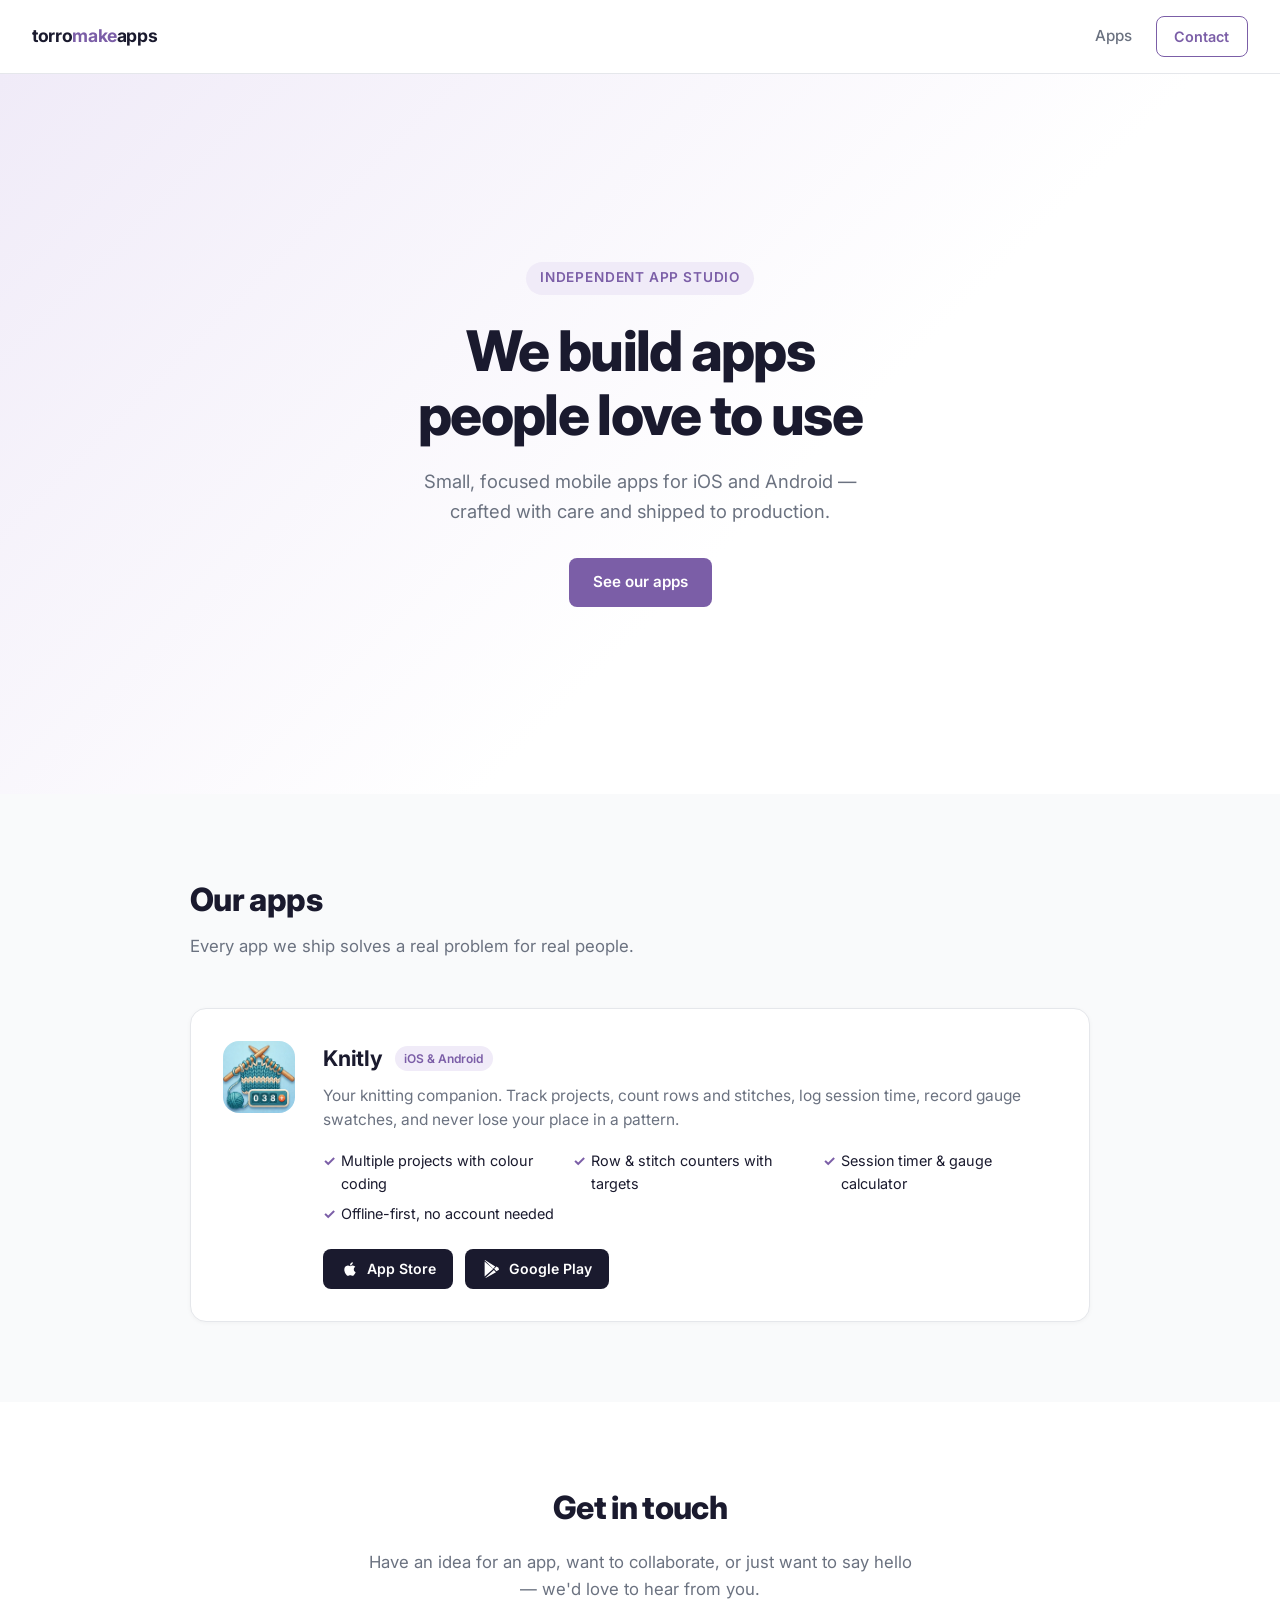
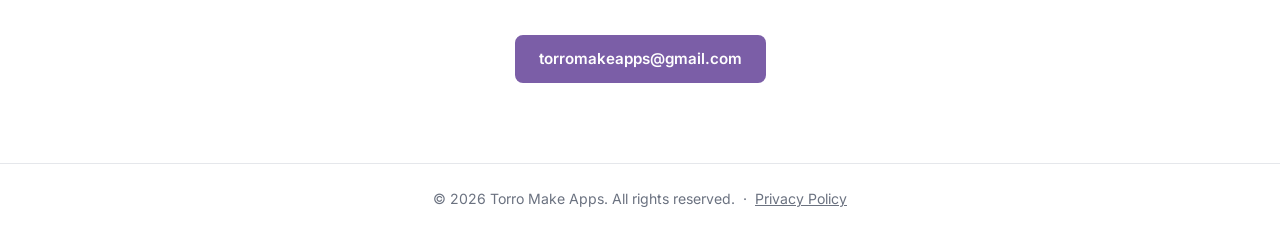
<file: index.html>
<!DOCTYPE html>
<html lang="en">
<head>
  <meta charset="UTF-8" />
  <meta name="viewport" content="width=device-width, initial-scale=1.0" />
  <title>Torro Make Apps</title>
  <meta name="description" content="We build focused, well-crafted mobile apps for iOS and Android." />
  <link rel="preconnect" href="https://fonts.googleapis.com" />
  <link rel="preconnect" href="https://fonts.gstatic.com" crossorigin />
  <link href="https://fonts.googleapis.com/css2?family=Inter:wght@400;500;600;700;800&display=swap" rel="stylesheet" />
  <link rel="stylesheet" href="style.css" />
</head>
<body>

  <!-- Nav -->
  <header class="nav">
    <a href="#" class="nav-logo">torro<span>make</span>apps</a>
    <nav>
      <a href="#apps">Apps</a>
      <a href="#contact" class="btn-outline">Contact</a>
    </nav>
  </header>

  <!-- Hero -->
  <section class="hero">
    <div class="hero-inner">
      <p class="hero-label">Independent app studio</p>
      <h1>We build apps<br />people love to use</h1>
      <p class="hero-sub">Small, focused mobile apps for iOS and Android — crafted with care and shipped to production.</p>
      <a href="#apps" class="btn-primary">See our apps</a>
    </div>
  </section>

  <!-- Apps -->
  <section id="apps" class="apps">
    <div class="container">
      <h2>Our apps</h2>
      <p class="section-sub">Every app we ship solves a real problem for real people.</p>

      <div class="app-grid">
        <div class="app-card">
          <div class="app-icon">
            <img src="knitly-icon.png" alt="Knitly app icon" />
          </div>
          <div class="app-info">
            <div class="app-header">
              <h3>Knitly</h3>
              <span class="badge">iOS &amp; Android</span>
            </div>
            <p>Your knitting companion. Track projects, count rows and stitches, log session time, record gauge swatches, and never lose your place in a pattern.</p>
            <ul class="feature-list">
              <li>Multiple projects with colour coding</li>
              <li>Row &amp; stitch counters with targets</li>
              <li>Session timer &amp; gauge calculator</li>
              <li>Offline-first, no account needed</li>
            </ul>
            <div class="app-links">
              <a href="#" class="store-btn">
                <svg xmlns="http://www.w3.org/2000/svg" viewBox="0 0 24 24" fill="currentColor" width="18" height="18"><path d="M17.05 20.28c-.98.95-2.05.8-3.08.35-1.09-.46-2.09-.48-3.24 0-1.44.62-2.2.44-3.06-.35C2.79 15.25 3.51 7.7 9.05 7.4c1.35.07 2.29.74 3.08.8 1.18-.24 2.31-.93 3.57-.84 1.51.12 2.65.72 3.4 1.8-3.12 1.87-2.38 5.98.48 7.13-.57 1.39-1.32 2.76-2.53 3.99zM12.03 7.25c-.15-2.23 1.66-4.07 3.74-4.25.29 2.58-2.34 4.5-3.74 4.25z"/></svg>
                App Store
              </a>
              <a href="#" class="store-btn">
                <svg xmlns="http://www.w3.org/2000/svg" viewBox="0 0 24 24" fill="currentColor" width="18" height="18"><path d="M3.18 23.76c.3.17.64.19.96.07l13.2-7.62-2.82-2.82-11.34 10.37zM20.7 10.2L17.94 8.6l-3.12 3.12 3.12 3.12 2.79-1.61c.8-.46.8-1.57-.03-2.03zM3.14.24C2.82.08 2.46.12 2.18.32L13.5 11.64 16.32 8.82 3.14.24zM2.18 1.96v20.08l11.34-10.04L2.18 1.96z"/></svg>
                Google Play
              </a>
            </div>
          </div>
        </div>
      </div>
    </div>
  </section>

  <!-- Contact -->
  <section id="contact" class="contact">
    <div class="container contact-inner">
      <h2>Get in touch</h2>
      <p>Have an idea for an app, want to collaborate, or just want to say hello — we'd love to hear from you.</p>
      <a href="mailto:torromakeapps@gmail.com" class="btn-primary">torromakeapps@gmail.com</a>
    </div>
  </section>

  <!-- Footer -->
  <footer class="footer">
    <p>&copy; <span id="year"></span> Torro Make Apps. All rights reserved. &nbsp;·&nbsp; <a href="privacy.html">Privacy Policy</a></p>
  </footer>

  <script>
    document.getElementById('year').textContent = new Date().getFullYear();

    // Smooth scroll for anchor links
    document.querySelectorAll('a[href^="#"]').forEach(a => {
      a.addEventListener('click', e => {
        const target = document.querySelector(a.getAttribute('href'));
        if (target) {
          e.preventDefault();
          target.scrollIntoView({ behavior: 'smooth' });
        }
      });
    });
  </script>
</body>
</html>
</file>
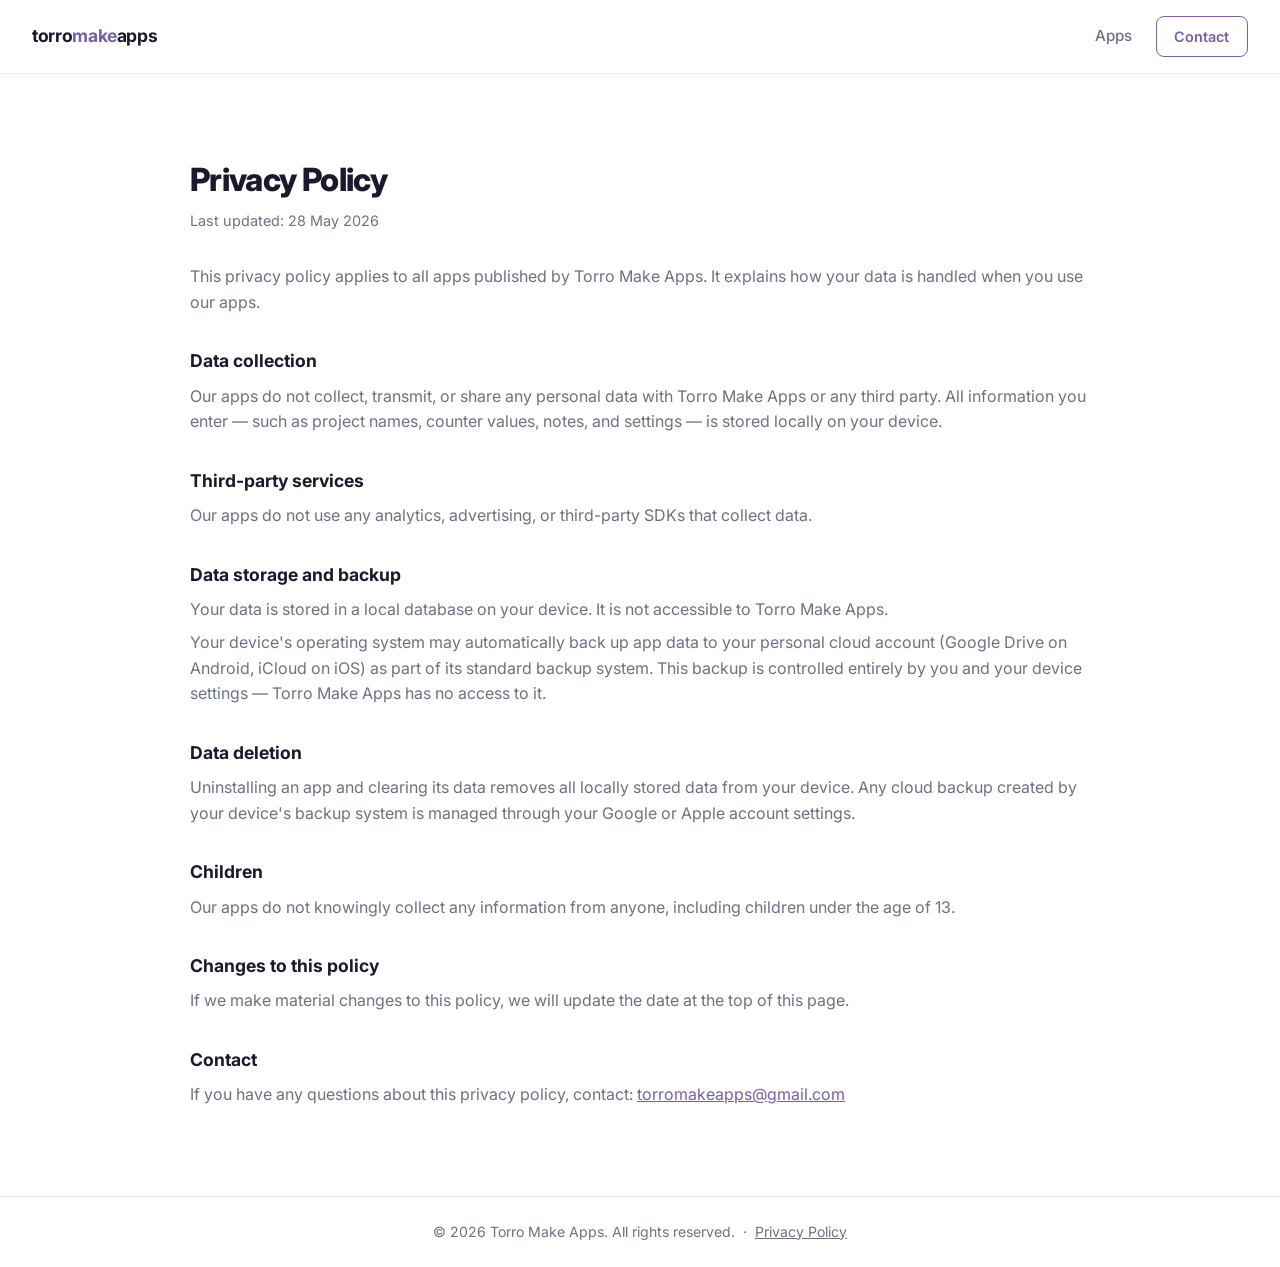
<file: privacy.html>
<!DOCTYPE html>
<html lang="en">
<head>
  <meta charset="UTF-8" />
  <meta name="viewport" content="width=device-width, initial-scale=1.0" />
  <title>Privacy Policy | Torro Make Apps</title>
  <meta name="description" content="Privacy policy for all apps published by Torro Make Apps." />
  <link rel="preconnect" href="https://fonts.googleapis.com" />
  <link rel="preconnect" href="https://fonts.gstatic.com" crossorigin />
  <link href="https://fonts.googleapis.com/css2?family=Inter:wght@400;500;600;700;800&display=swap" rel="stylesheet" />
  <link rel="stylesheet" href="style.css" />
</head>
<body>

  <!-- Nav -->
  <header class="nav">
    <a href="index.html" class="nav-logo">torro<span>make</span>apps</a>
    <nav>
      <a href="index.html#apps">Apps</a>
      <a href="index.html#contact" class="btn-outline">Contact</a>
    </nav>
  </header>

  <!-- Content -->
  <section class="policy">
    <div class="container">
      <h1>Privacy Policy</h1>
      <p class="updated">Last updated: 28 May 2026</p>

      <p>This privacy policy applies to all apps published by Torro Make Apps. It explains how your data is handled when you use our apps.</p>

      <h2>Data collection</h2>
      <p>Our apps do not collect, transmit, or share any personal data with Torro Make Apps or any third party. All information you enter — such as project names, counter values, notes, and settings — is stored locally on your device.</p>

      <h2>Third-party services</h2>
      <p>Our apps do not use any analytics, advertising, or third-party SDKs that collect data.</p>

      <h2>Data storage and backup</h2>
      <p>Your data is stored in a local database on your device. It is not accessible to Torro Make Apps.</p>
      <p>Your device's operating system may automatically back up app data to your personal cloud account (Google Drive on Android, iCloud on iOS) as part of its standard backup system. This backup is controlled entirely by you and your device settings — Torro Make Apps has no access to it.</p>

      <h2>Data deletion</h2>
      <p>Uninstalling an app and clearing its data removes all locally stored data from your device. Any cloud backup created by your device's backup system is managed through your Google or Apple account settings.</p>

      <h2>Children</h2>
      <p>Our apps do not knowingly collect any information from anyone, including children under the age of 13.</p>

      <h2>Changes to this policy</h2>
      <p>If we make material changes to this policy, we will update the date at the top of this page.</p>

      <h2>Contact</h2>
      <p>If you have any questions about this privacy policy, contact: <a href="mailto:torromakeapps@gmail.com">torromakeapps@gmail.com</a></p>
    </div>
  </section>

  <!-- Footer -->
  <footer class="footer">
    <p>&copy; <span id="year"></span> Torro Make Apps. All rights reserved. &nbsp;·&nbsp; <a href="privacy.html">Privacy Policy</a></p>
  </footer>

  <script>document.getElementById('year').textContent = new Date().getFullYear();</script>
</body>
</html>
</file>
<file: style.css>
*, *::before, *::after { box-sizing: border-box; margin: 0; padding: 0; }

:root {
  --purple: #7B5EA7;
  --purple-dark: #5f4780;
  --purple-light: #f0ebf8;
  --text: #1a1a2e;
  --muted: #6b7280;
  --border: #e5e7eb;
  --bg: #ffffff;
  --bg-alt: #f9fafb;
}

html { scroll-behavior: smooth; }

body {
  font-family: 'Inter', system-ui, sans-serif;
  color: var(--text);
  background: var(--bg);
  line-height: 1.6;
}

/* ── Nav ── */
.nav {
  position: sticky;
  top: 0;
  z-index: 100;
  display: flex;
  align-items: center;
  justify-content: space-between;
  padding: 1rem 2rem;
  background: rgba(255,255,255,0.9);
  backdrop-filter: blur(8px);
  border-bottom: 1px solid var(--border);
}

.nav-logo {
  font-size: 1.1rem;
  font-weight: 700;
  color: var(--text);
  text-decoration: none;
  letter-spacing: -0.02em;
}
.nav-logo span { color: var(--purple); }

nav { display: flex; align-items: center; gap: 1.5rem; }

nav a {
  color: var(--muted);
  text-decoration: none;
  font-size: 0.95rem;
  font-weight: 500;
  transition: color 0.2s;
}
nav a:hover { color: var(--text); }

/* ── Buttons ── */
.btn-primary {
  display: inline-block;
  background: var(--purple);
  color: #fff;
  text-decoration: none;
  padding: 0.75rem 1.5rem;
  border-radius: 8px;
  font-weight: 600;
  font-size: 0.95rem;
  transition: background 0.2s, transform 0.1s;
}
.btn-primary:hover { background: var(--purple-dark); transform: translateY(-1px); }

.btn-outline {
  display: inline-block;
  border: 1.5px solid var(--purple);
  color: var(--purple);
  text-decoration: none;
  padding: 0.5rem 1.1rem;
  border-radius: 8px;
  font-weight: 600;
  font-size: 0.9rem;
  transition: background 0.2s, color 0.2s;
}
.btn-outline:hover { background: var(--purple); color: #fff; }

/* ── Hero ── */
.hero {
  min-height: 80vh;
  display: flex;
  align-items: center;
  padding: 6rem 2rem;
  background: linear-gradient(135deg, var(--purple-light) 0%, #fff 60%);
}

.hero-inner { max-width: 680px; margin: 0 auto; text-align: center; }

.hero-label {
  display: inline-block;
  background: var(--purple-light);
  color: var(--purple);
  font-size: 0.85rem;
  font-weight: 600;
  letter-spacing: 0.06em;
  text-transform: uppercase;
  padding: 0.35rem 0.9rem;
  border-radius: 99px;
  margin-bottom: 1.5rem;
}

.hero h1 {
  font-size: clamp(2.2rem, 5vw, 3.5rem);
  font-weight: 800;
  line-height: 1.15;
  letter-spacing: -0.03em;
  margin-bottom: 1.25rem;
}

.hero-sub {
  font-size: 1.15rem;
  color: var(--muted);
  max-width: 480px;
  margin: 0 auto 2rem;
}

/* ── Apps ── */
.apps {
  padding: 5rem 2rem;
  background: var(--bg-alt);
}

.container { max-width: 900px; margin: 0 auto; }

.apps h2, .contact h2 {
  font-size: 2rem;
  font-weight: 800;
  letter-spacing: -0.02em;
  margin-bottom: 0.5rem;
}

.section-sub {
  color: var(--muted);
  margin-bottom: 3rem;
  font-size: 1.05rem;
}

.app-grid { display: grid; gap: 1.5rem; }

.app-card {
  background: var(--bg);
  border: 1px solid var(--border);
  border-radius: 16px;
  padding: 2rem;
  display: flex;
  gap: 1.75rem;
  align-items: flex-start;
  box-shadow: 0 1px 4px rgba(0,0,0,0.04);
  transition: box-shadow 0.2s, transform 0.2s;
}
.app-card:hover { box-shadow: 0 8px 24px rgba(0,0,0,0.08); transform: translateY(-2px); }

.app-icon {
  width: 72px;
  height: 72px;
  border-radius: 16px;
  flex-shrink: 0;
  overflow: hidden;
}

.app-icon img {
  width: 100%;
  height: 100%;
  object-fit: cover;
  display: block;
}

.app-info { flex: 1; }

.app-header {
  display: flex;
  align-items: center;
  gap: 0.75rem;
  margin-bottom: 0.5rem;
  flex-wrap: wrap;
}

.app-header h3 {
  font-size: 1.35rem;
  font-weight: 700;
  letter-spacing: -0.01em;
}

.badge {
  background: var(--purple-light);
  color: var(--purple);
  font-size: 0.75rem;
  font-weight: 600;
  padding: 0.2rem 0.6rem;
  border-radius: 99px;
}

.app-info p {
  color: var(--muted);
  margin-bottom: 1rem;
  font-size: 0.97rem;
}

.feature-list {
  list-style: none;
  display: grid;
  grid-template-columns: repeat(auto-fill, minmax(200px, 1fr));
  gap: 0.4rem 1rem;
  margin-bottom: 1.5rem;
}

.feature-list li {
  font-size: 0.9rem;
  color: var(--text);
  padding-left: 1.1rem;
  position: relative;
}
.feature-list li::before {
  content: '✓';
  position: absolute;
  left: 0;
  color: var(--purple);
  font-weight: 700;
}

.app-links { display: flex; gap: 0.75rem; flex-wrap: wrap; }

.store-btn {
  display: inline-flex;
  align-items: center;
  gap: 0.5rem;
  background: var(--text);
  color: #fff;
  text-decoration: none;
  padding: 0.55rem 1.1rem;
  border-radius: 8px;
  font-size: 0.88rem;
  font-weight: 600;
  transition: background 0.2s;
}
.store-btn:hover { background: #2d2d2d; }

/* ── Contact ── */
.contact {
  padding: 5rem 2rem;
  background: var(--bg);
}

.contact-inner {
  text-align: center;
  max-width: 560px;
}

.contact p {
  color: var(--muted);
  margin: 1rem 0 2rem;
  font-size: 1.05rem;
}

/* ── Policy page ── */
.policy {
  padding: 5rem 2rem;
  background: var(--bg);
}

.policy h1 {
  font-size: 2rem;
  font-weight: 800;
  letter-spacing: -0.02em;
  margin-bottom: 0.25rem;
}

.policy .updated {
  color: var(--muted);
  font-size: 0.9rem;
  margin-bottom: 2rem;
}

.policy h2 {
  font-size: 1.1rem;
  font-weight: 700;
  margin-top: 2rem;
  margin-bottom: 0.5rem;
}

.policy p {
  color: var(--muted);
  margin-bottom: 0.5rem;
}

.policy a { color: var(--purple); }

/* ── Footer ── */
.footer {
  padding: 1.5rem 2rem;
  text-align: center;
  color: var(--muted);
  font-size: 0.88rem;
  border-top: 1px solid var(--border);
}

.footer a { color: var(--muted); text-decoration: underline; }
.footer a:hover { color: var(--text); }

/* ── Responsive ── */
@media (max-width: 600px) {
  .nav { padding: 1rem; }
  .app-card { flex-direction: column; }
  .app-icon { width: 56px; height: 56px; }
  .feature-list { grid-template-columns: 1fr; }
}
</file>
